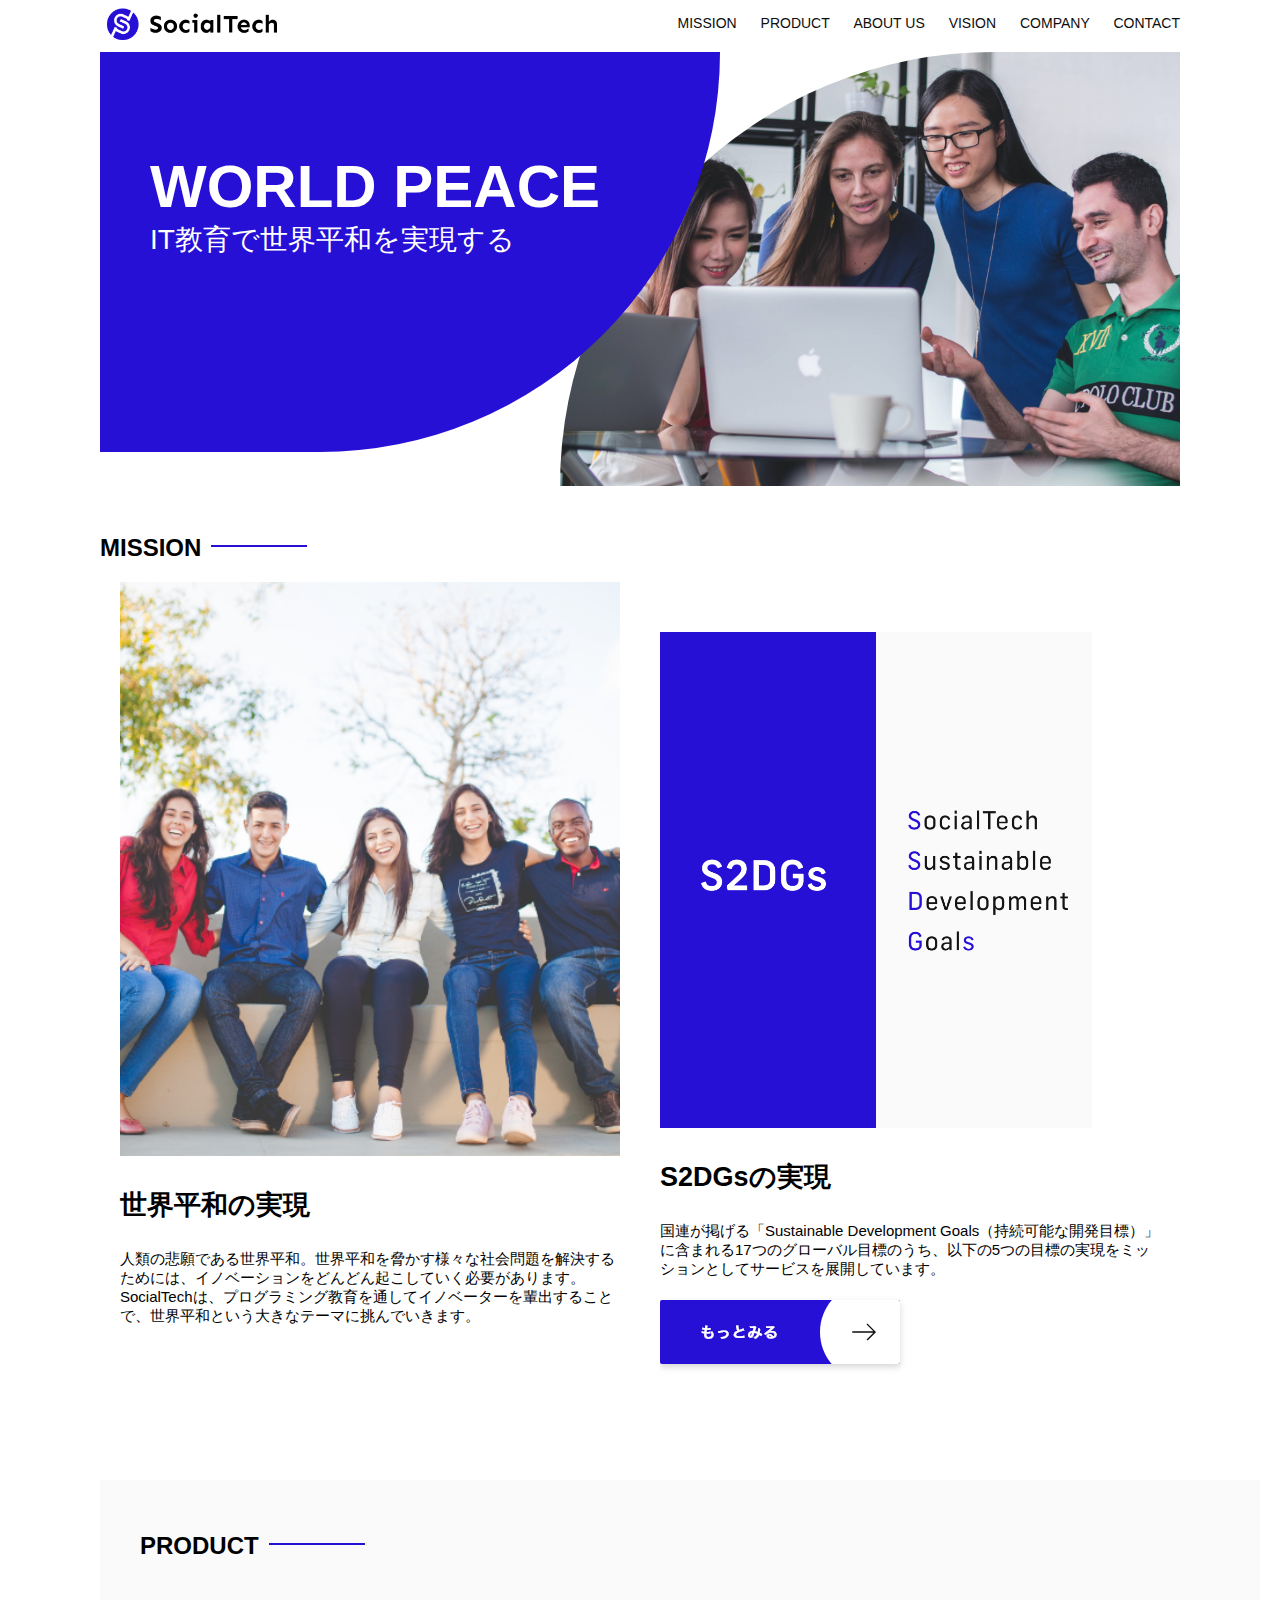
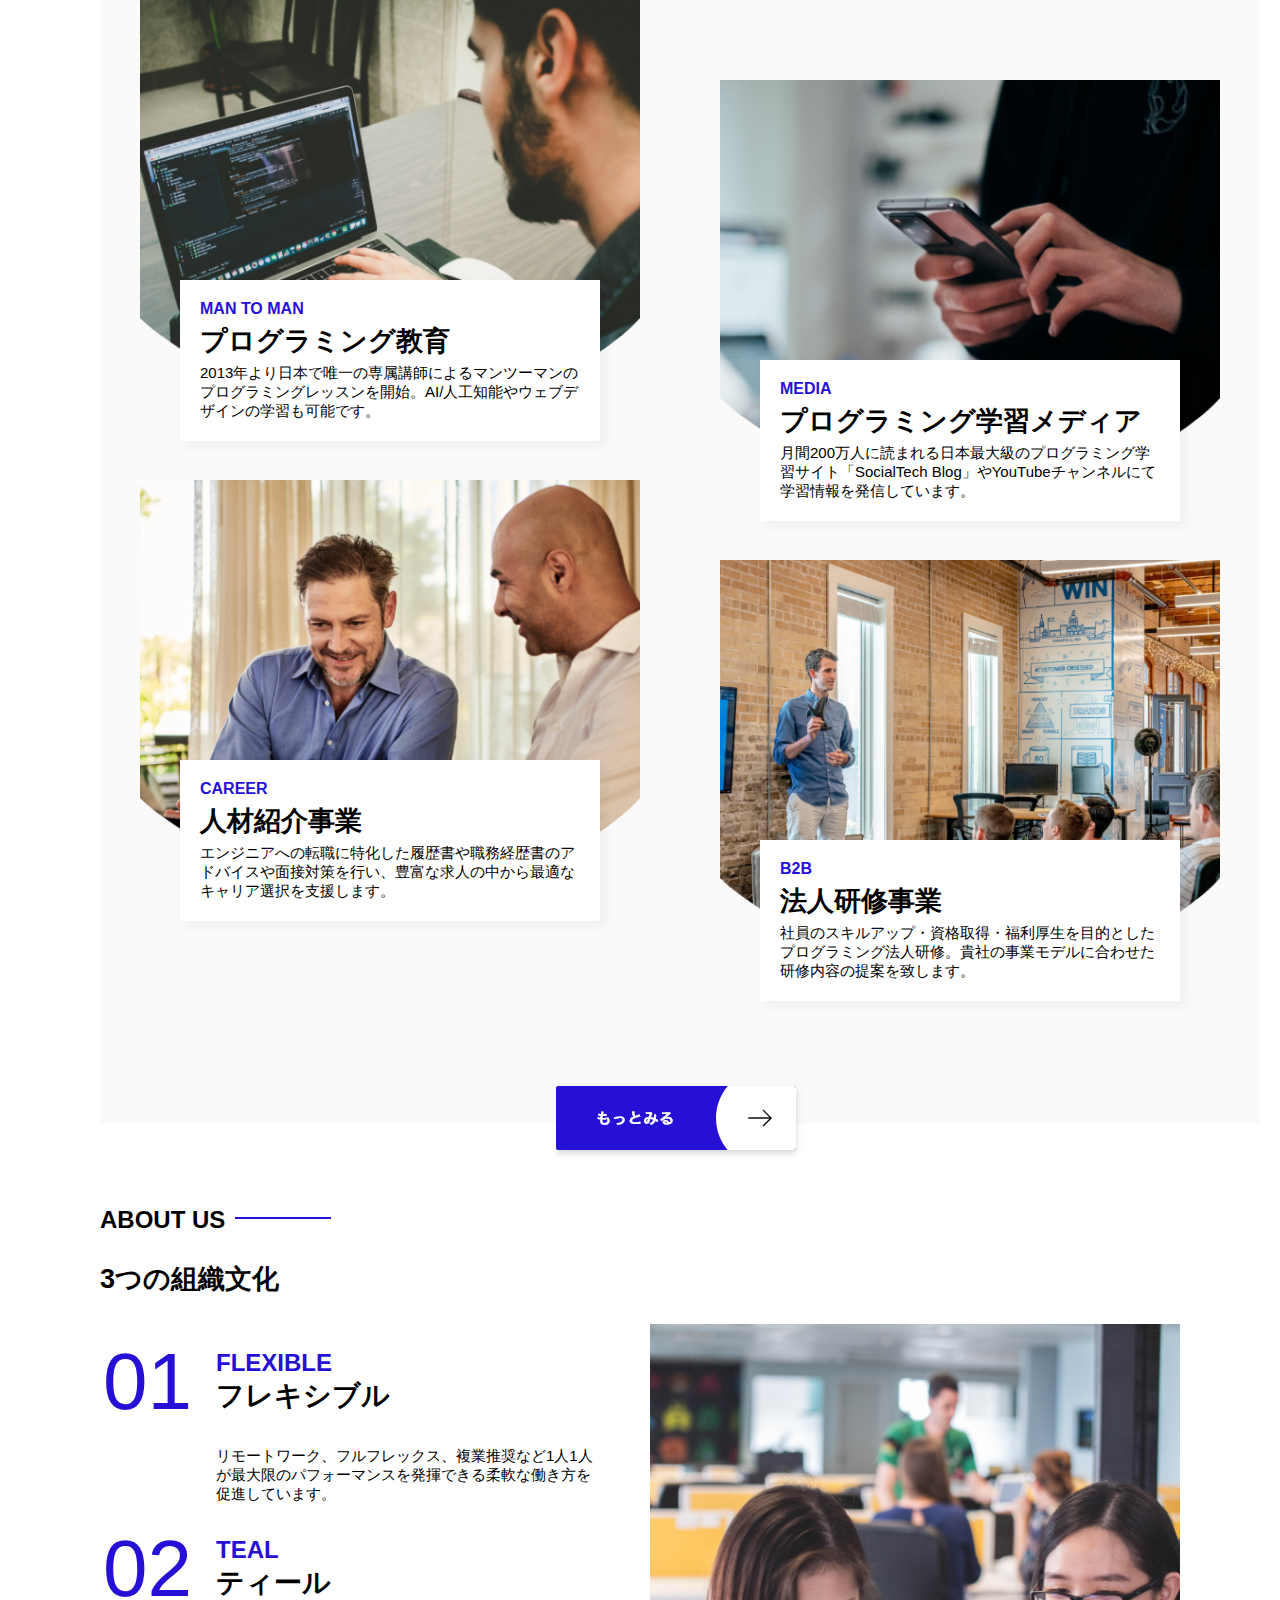
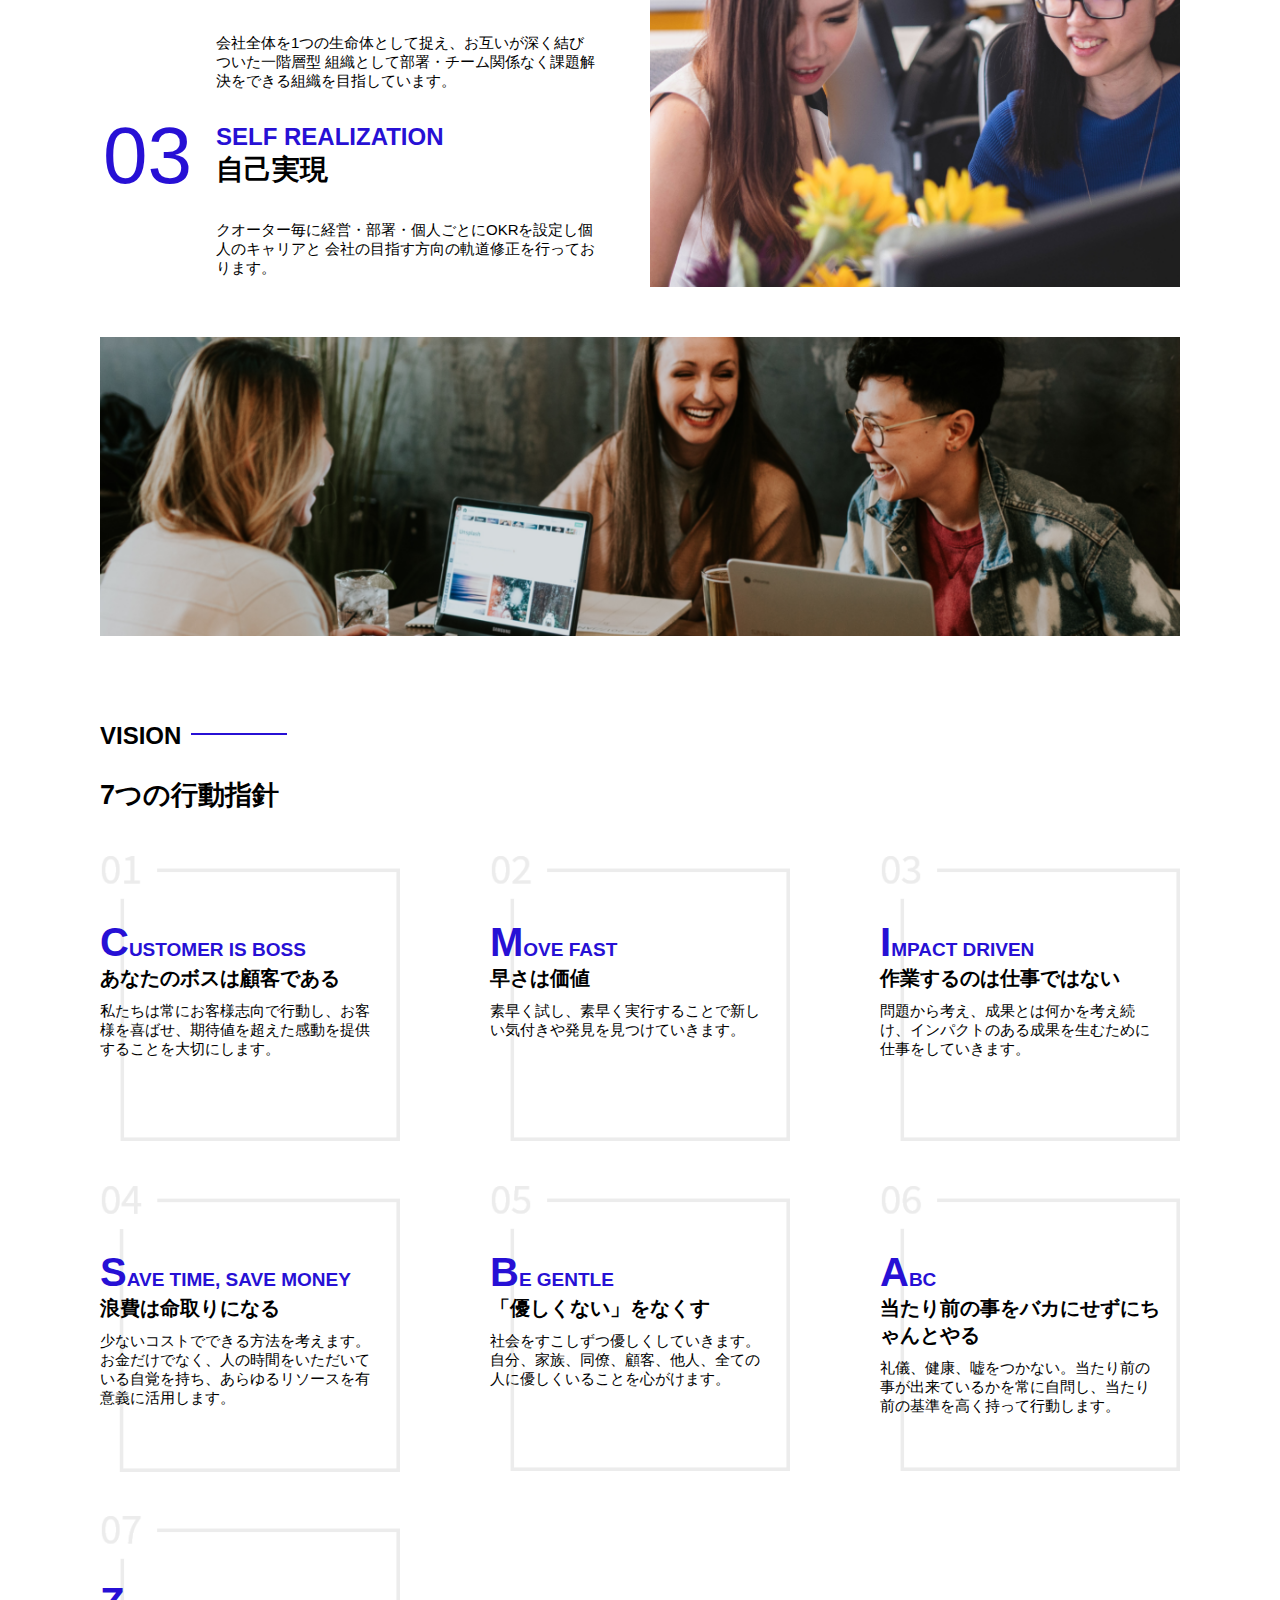
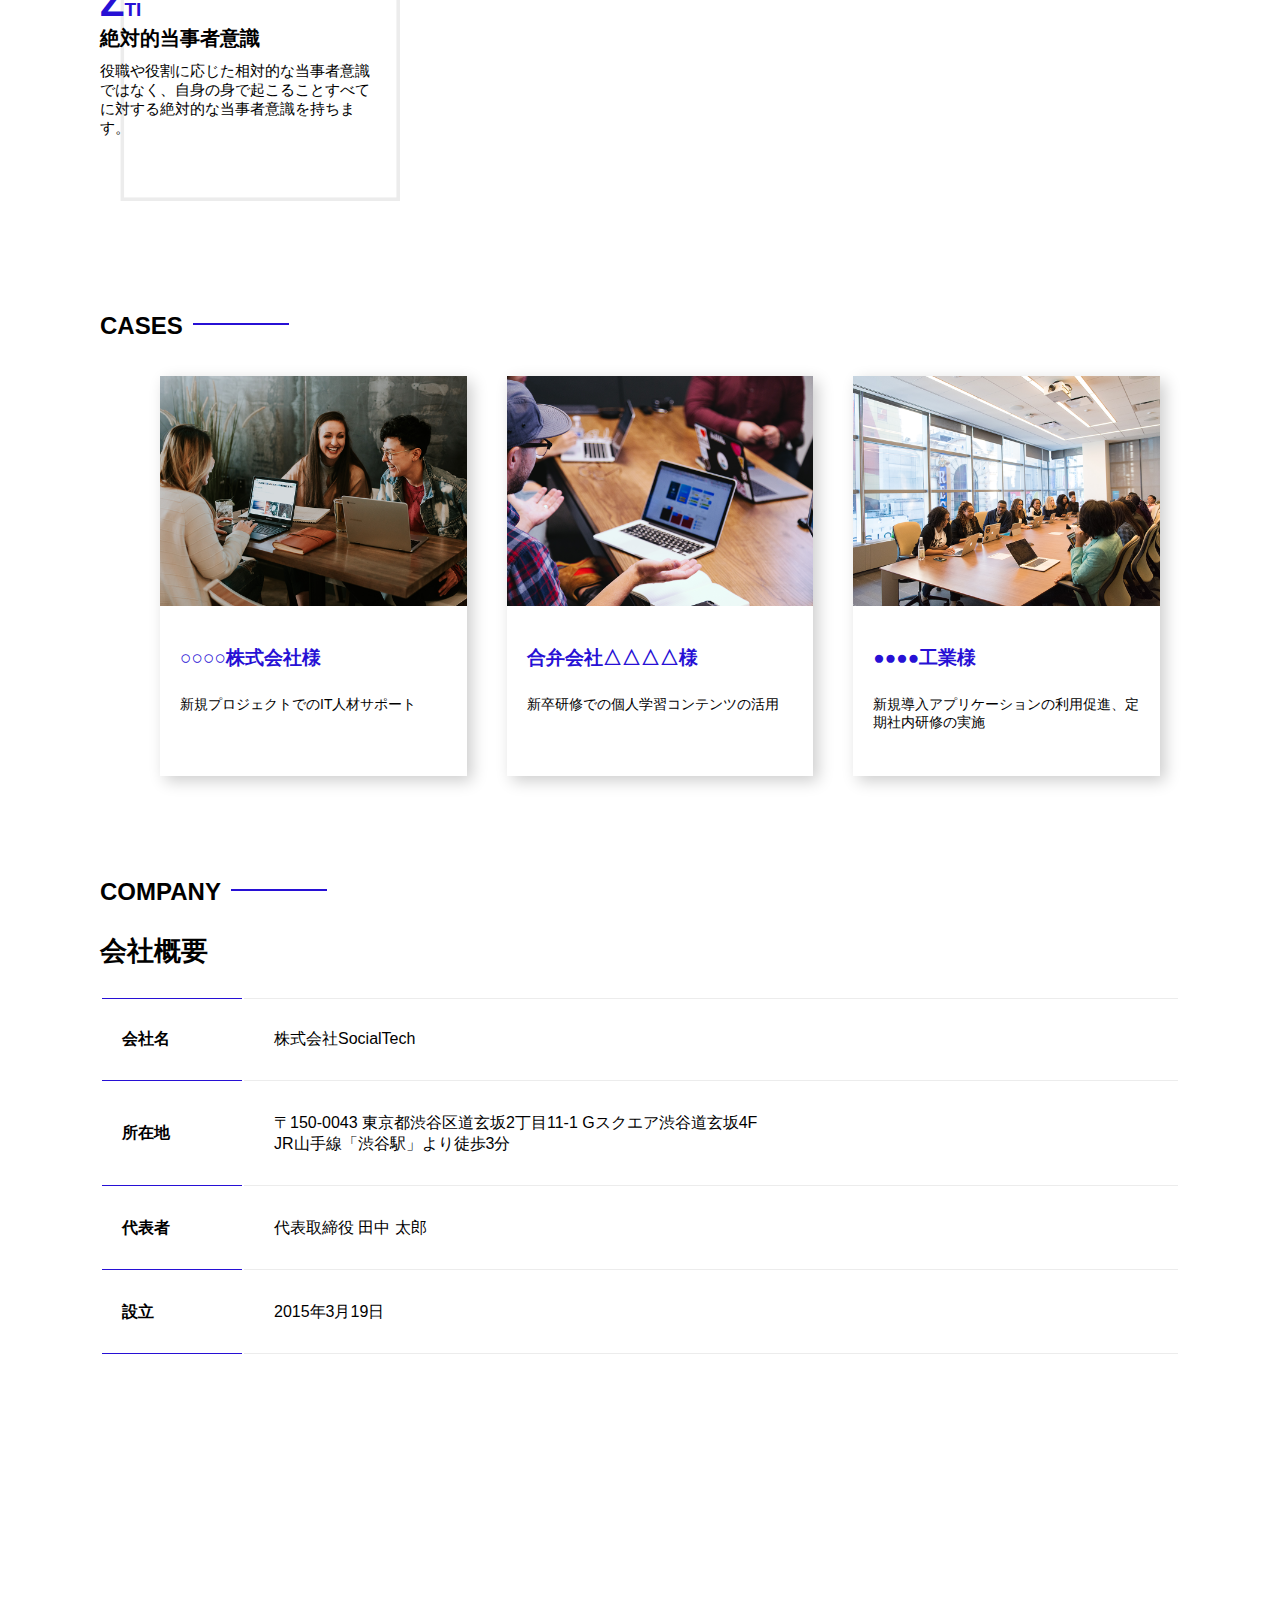
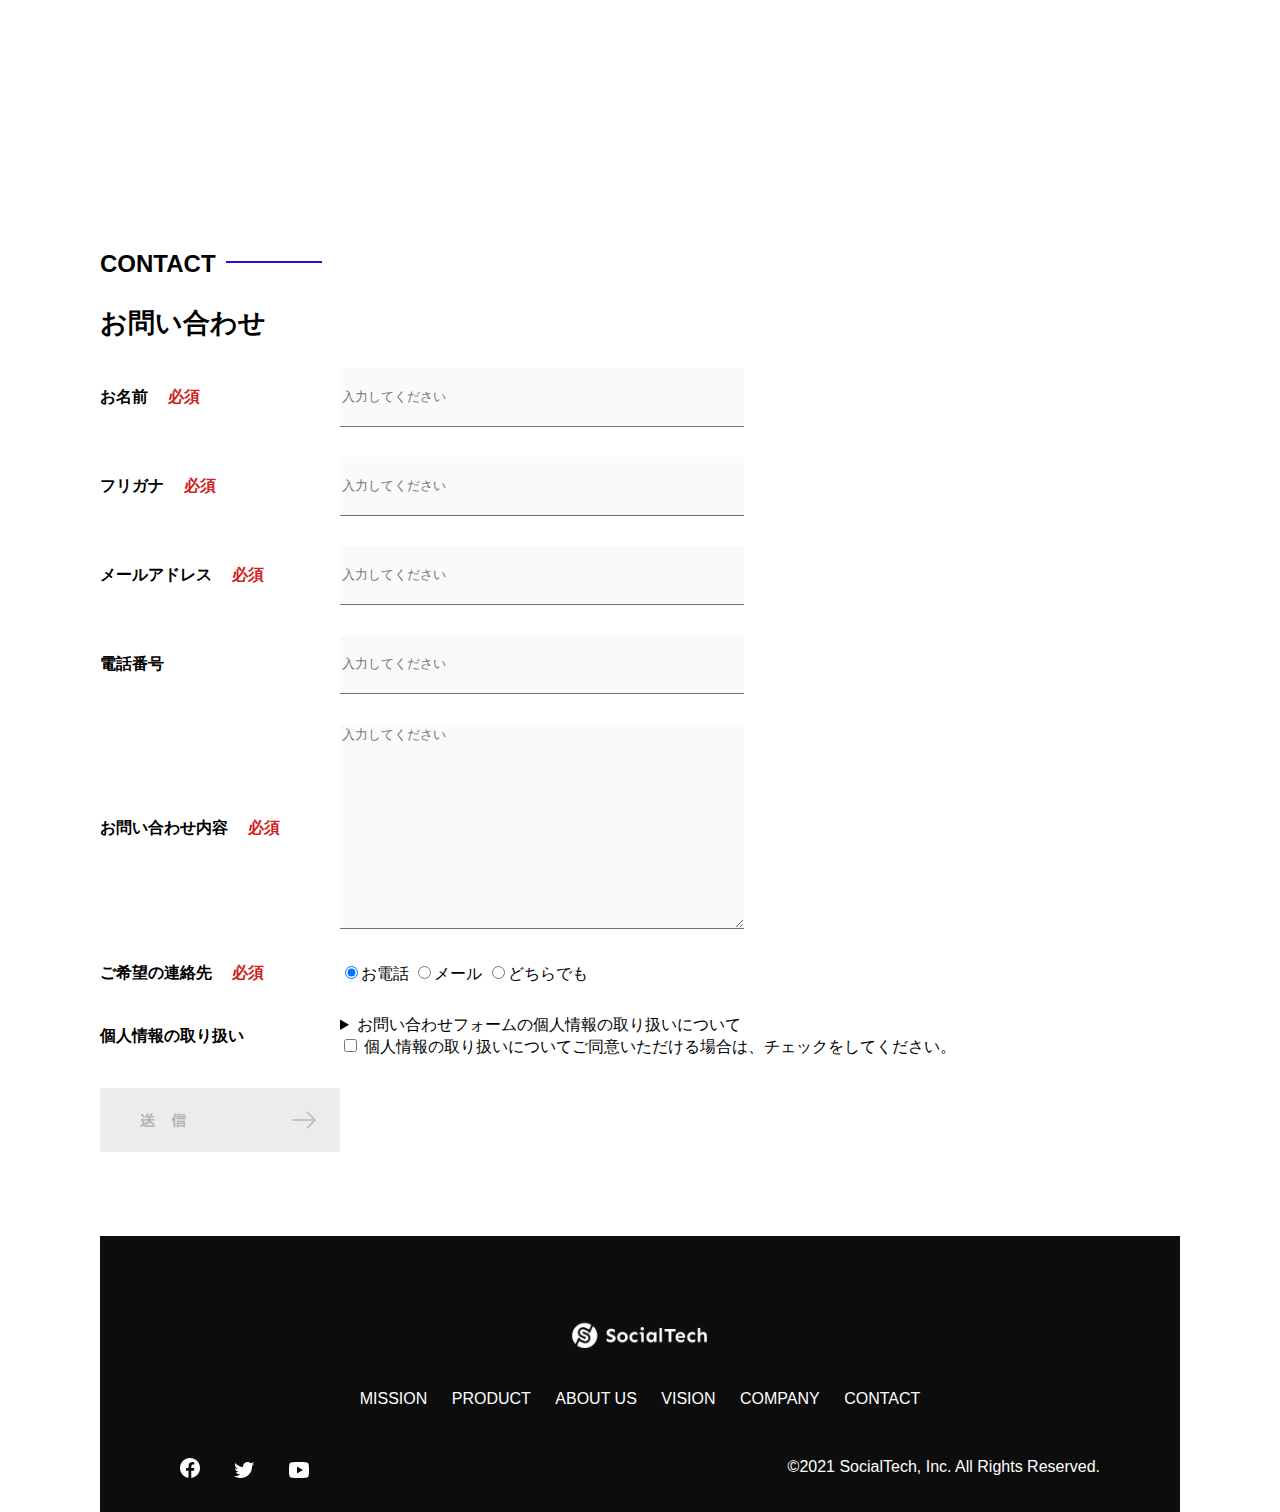
<file: kadai_012/index.html>
<!DOCTYPE html>
<html>
  <head>
    <title>SocialTech</title>
    <meta charset="UTF-8" />
    <meta
      name="description"
      content="SocialTechはEdTech業界のリーディングカンパニーを目指します。"
    />
    <meta name="viewport" content="width=device-width, initial-scale=1.0" />
    <link rel="stylesheet" href="style.css" />
  </head>
  <body>
    <!-- ヘッダー -->
    <header>
      <!-- ロゴ -->
      <a href="index.html" id="logo"
        ><img src="images/logo.png" alt="トップページに戻る"
      /></a>

      <!-- PC用ナビゲーション -->
      <nav id="nav-pc">
        <a href="mission.html">MISSION</a>
        <a href="product.html">PRODUCT</a>
        <a href="index.html#aboutus">ABOUT US</a>
        <a href="index.html#vision">VISION</a>
        <a href="index.html#company">COMPANY</a>
        <a href="index.html#contact">CONTACT</a>
      </nav>
    </header>
    <main>
      <article>
        <!-- メインビジュアル -->
        <section id="main-visual">
          <div id="main-message">
            <h1>WORLD PEACE</h1>
            <p>IT教育で世界平和を実現する</p>
          </div>
          <img
            src="images/index/index-main.png"
            alt="PCの周りに集まる多国籍の仲間たち"
          />
        </section>
        <!--ミッション-->
        <section id="mission">
          <h2 class="index-h2">MISSION</h2>
          <div id="mission-flex">
            <div>
              <img
                id="mission-photo"
                src="images/index/index-mission.png"
                alt="屋外のベンチで写真を撮影する多国籍の仲間たち"
              />
              <h3>世界平和の実現</h3>
              <p>
                人類の悲願である世界平和。世界平和を脅かす様々な社会問題を解決するためには、イノベーションをどんどん起こしていく必要があります。SocialTechは、プログラミング教育を通してイノベーターを輩出することで、世界平和という大きなテーマに挑んでいきます。
              </p>
            </div>
            <div>
              <img id="s2dgs" src="images/index/s2dgs.png" alt="S2DGs" />
              <h3>S2DGsの実現</h3>
              <p>
                国連が掲げる「Sustainable Development
                Goals（持続可能な開発目標）」に含まれる17つのグローバル目標のうち、以下の5つの目標の実現をミッションとしてサービスを展開しています。
              </p>
              <a href="mission.html">
                <img src="images/button-more.png" alt="もっとみる" />
              </a>
            </div>
          </div>
        </section>
        <!-- プロダクト -->
        <section id="product">
          <h2 class="index-h2">PRODUCT</h2>
          <div>
            <div id="product-left">
              <div>
                <img
                  class="product-photo"
                  src="images/index/index-mantoman.png"
                  alt="PCでコードを書く男性"
                />
                <div class="product-explain">
                  <span>MAN TO MAN</span>
                  <h3>プログラミング教育</h3>
                  <p>
                    2013年より日本で唯一の専属講師によるマンツーマンのプログラミングレッスンを開始。AI/人工知能やウェブデザインの学習も可能です。
                  </p>
                </div>
              </div>
              <div>
                <img
                  class="product-photo"
                  src="images/index/index-career.png"
                  alt="笑顔で話し合う2人の男性"
                />
                <div class="product-explain">
                  <span>CAREER</span>
                  <h3>人材紹介事業</h3>
                  <p>
                    エンジニアへの転職に特化した履歴書や職務経歴書のアドバイスや面接対策を行い、豊富な求人の中から最適なキャリア選択を支援します。
                  </p>
                </div>
              </div>
            </div>
            <div id="product-right">
              <div>
                <img
                  class="product-photo"
                  src="images/index/index-media.png"
                  alt="スマートフォンを操作する人"
                />
                <div class="product-explain">
                  <span>MEDIA</span>
                  <h3>プログラミング学習メディア</h3>
                  <p>
                    月間200万人に読まれる日本最大級のプログラミング学習サイト「SocialTech
                    Blog」やYouTubeチャンネルにて学習情報を発信しています。
                  </p>
                </div>
              </div>
              <div>
                <img
                  class="product-photo"
                  src="images/index/index-b2b.png"
                  alt="講演中の男性とそれを聴く人々"
                />
                <div class="product-explain">
                  <span>B2B</span>
                  <h3>法人研修事業</h3>
                  <p>
                    社員のスキルアップ・資格取得・福利厚生を目的としたプログラミング法人研修。貴社の事業モデルに合わせた研修内容の提案を致します。
                  </p>
                </div>
              </div>
            </div>
          </div>
          <div>
            <a id="product-more" href="product.html">
              <img src="images/button-more.png" alt="もっとみる" />
            </a>
          </div>
        </section>
        <!---ABOUT US-->
        <section id="aboutus">
          <h2 class="index-h2">ABOUT US</h2>
          <h3>3つの組織文化</h3>
          <div>
            <table class="culture-table">
              <tr>
                <td>
                  <span class="culture-num">01</span>
                </td>
                <td>
                  <span class="culture-en">FLEXIBLE</span>
                  <span class="culture-jp">フレキシブル</span>
                </td>
              </tr>
              <tr>
                <td>
                  <!--空のセル-->
                </td>
                <td>
                  <p class="culture-description">
                    リモートワーク、フルフレックス、複業推奨など1人1人が最大限のパフォーマンスを発揮できる柔軟な働き方を促進しています。
                  </p>
                </td>
              </tr>
              <tr>
                <td>
                  <span class="culture-num">02</span>
                </td>
                <td>
                  <span class="culture-en">TEAL</span>
                  <span class="culture-jp">ティール</span>
                </td>
              </tr>
              <tr>
                <td>
                  <!--空のセル-->
                </td>
                <td>
                  <p class="culture-description">
                    会社全体を1つの生命体として捉え、お互いが深く結びついた一階層型
                    組織として部署・チーム関係なく課題解決をできる組織を目指しています。
                  </p>
                </td>
              </tr>
              <tr>
                <td>
                  <span class="culture-num">03</span>
                </td>
                <td>
                  <span class="culture-en">SELF REALIZATION</span>
                  <span class="culture-jp">自己実現</span>
                </td>
              </tr>
              <tr>
                <td>
                  <!--空のセル-->
                </td>
                <td>
                  <p class="culture-description">
                    クオーター毎に経営・部署・個人ごとにOKRを設定し個人のキャリアと
                    会社の目指す方向の軌道修正を行っております。
                  </p>
                </td>
              </tr>
            </table>
            <img
              class="culture-img"
              src="images/index/index-aboutus1.png"
              alt="笑顔で話し合う2人の女性"
            />
          </div>
          <img
            class="culture-img2"
            src="images/index/index-aboutus2.png"
            alt="笑顔で話し合う3人の男女"
          />
        </section>
        <!-- VISION -->
        <section id="vision">
          <h2 class="index-h2">VISION</h2>
          <h3>7つの行動指針</h3>
          <div>
            <div class="vision-box">
              <img src="images/index/vision-01.png" alt="01" />
              <span>
                <h4>CUSTOMER IS BOSS</h4>
                <h5>あなたのボスは顧客である</h5>
                <p>
                  私たちは常にお客様志向で行動し、お客様を喜ばせ、期待値を超えた感動を提供することを大切にします。
                </p>
              </span>
            </div>
            <div class="vision-box">
              <img src="images/index/vision-02.png" alt="02" />
              <span>
                <h4>MOVE FAST</h4>
                <h5>早さは価値</h5>
                <p>
                  素早く試し、素早く実行することで新しい気付きや発見を見つけていきます。
                </p>
              </span>
            </div>
            <div class="vision-box">
              <img src="images/index/vision-03.png" alt="03" />
              <span>
                <h4>IMPACT DRIVEN</h4>
                <h5>作業するのは仕事ではない</h5>
                <p>
                  問題から考え、成果とは何かを考え続け、インパクトのある成果を生むために仕事をしていきます。
                </p>
              </span>
            </div>
            <div class="vision-box">
              <img src="images/index/vision-04.png" alt="04" />
              <span>
                <h4>SAVE TIME, SAVE MONEY</h4>
                <h5>浪費は命取りになる</h5>
                <p>
                  少ないコストでできる方法を考えます。お金だけでなく、人の時間をいただいている自覚を持ち、あらゆるリソースを有意義に活用します。
                </p>
              </span>
            </div>
            <div class="vision-box">
              <img src="images/index/vision-05.png" alt="05" />
              <span>
                <h4>BE GENTLE</h4>
                <h5>「優しくない」をなくす</h5>
                <p>
                  社会をすこしずつ優しくしていきます。自分、家族、同僚、顧客、他人、全ての人に優しくいることを心がけます。
                </p>
              </span>
            </div>
            <div class="vision-box">
              <img src="images/index/vision-06.png" alt="06" />
              <span>
                <h4>ABC</h4>
                <h5>当たり前の事をバカにせずにちゃんとやる</h5>
                <p>
                  礼儀、健康、嘘をつかない。当たり前の事が出来ているかを常に自問し、当たり前の基準を高く持って行動します。
                </p>
              </span>
            </div>
            <div class="vision-box">
              <img src="images/index/vision-07.png" alt="07" />
              <span>
                <h4>ZTI</h4>
                <h5>絶対的当事者意識</h5>
                <p>
                  役職や役割に応じた相対的な当事者意識ではなく、自身の身で起こることすべてに対する絶対的な当事者意識を持ちます。
                </p>
              </span>
            </div>
          </div>
        </section>
        <!-- CASES -->
        <section id="cases">
          <h2 class="index-h2">CASES</h2>
          <ul>
            <li class="case-card">
              <img src="images/index/case-1.png" class="case-img" alt="仲良く語り合う3人">
              <div class="case-info">
                <h4 class="case-name">○○○○株式会社様</h4>
                <p class="case-content">新規プロジェクトでのIT人材サポート</p>
              </div>
            </li>
            <li class="case-card">
              <img src="images/index/case-2.png" class="case-img" alt="PCでコンテンツを見る">
              <div class="case-info">
                <h4 class="case-name">合弁会社△△△△様</h4>
                <p class="case-content">新卒研修での個人学習コンテンツの活用</p>
              </div>
            </li>
            <li class="case-card">
              <img src="images/index/case-3.png" class="case-img" alt="社内研修中の会議室">
              <div class="case-info">
                <h4 class="case-name">●●●●工業様</h4>
                <p class="case-content">新規導入アプリケーションの利用促進、定期社内研修の実施</p>
              </div>
            </li>
          </ul>
        </section>

        <!-- COMPANY -->
        <section id="company">
          <h2 class="index-h2">COMPANY</h2>
          <h3>会社概要</h3>
          <table id="company-table">
            <tr>
              <th class="tableheader-first">会社名</th>
              <td class="cell-first">株式会社SocialTech</td>
            </tr>
            <tr>
              <th class="tableheader">所在地</th>
              <td class="cell">
                〒150-0043 東京都渋谷区道玄坂2丁目11-1 Gスクエア渋谷道玄坂4F<br />JR山手線「渋谷駅」より徒歩3分
              </td>
            </tr>
            <tr>
              <th class="tableheader">代表者</th>
              <td class="cell">代表取締役 田中 太郎</td>
            </tr>
            <tr>
              <th class="tableheader">設立</th>
              <td class="cell">2015年3月19日</td>
            </tr>
          </table>
          <iframe
            src="https://www.google.com/maps/embed?pb=!1m18!1m12!1m3!1d3241.7759544892483!2d139.69399665123464!3d35.65789123876098!2m3!1f0!2f0!3f0!3m2!1i1024!2i768!4f13.1!3m3!1m2!1s0x60188caa0042e8d1%3A0xba130bea826a7aa2!2z44CSMTUwLTAwNDMg5p2x5Lqs6YO95riL6LC35Yy66YGT546E5Z2C77yS5LiB55uu77yR77yR4oiS77yR!5e0!3m2!1sja!2sjp!4v1636872991912!5m2!1sja!2sjp"
            style="border: 0"
            allowfullscreen=""
            loading="lazy"
          >
          </iframe>
        </section>
        <!-- お問い合わせフォーム -->
        <section id="contact">
          <h2 class="index-h2">CONTACT</h2>
          <h3>お問い合わせ</h3>
          <form>
            <div>
              <div class="contact-heading">
                <label class="contact-label"
                  >お名前<span class="contact-span">必須</span></label
                >
              </div>
              <div class="contact-form">
                <input
                  type="text"
                  name="name"
                  placeholder="入力してください"
                  class="contact-textbox"
                />
              </div>
            </div>
            <div>
              <div class="contact-heading">
                <label class="contact-label"
                  >フリガナ<span class="contact-span">必須</span></label
                >
              </div>
              <div>
                <input
                  type="text"
                  name="hurigana"
                  placeholder="入力してください"
                  class="contact-textbox"
                />
              </div>
            </div>
            <div>
              <div class="contact-heading">
                <label class="contact-label"
                  >メールアドレス<span class="contact-span">必須</span></label
                >
              </div>
              <div>
                <input
                  type="text"
                  name="email"
                  placeholder="入力してください"
                  class="contact-textbox"
                />
              </div>
            </div>
            <div>
              <div class="contact-heading">
                <label class="contact-label">電話番号</label>
              </div>
              <div>
                <input
                  type="text"
                  name="tel"
                  placeholder="入力してください"
                  class="contact-textbox"
                />
              </div>
            </div>
            <div>
              <div class="contact-heading">
                <label class="contact-label"
                  >お問い合わせ内容<span class="contact-span">必須</span></label
                >
              </div>
              <div>
                <textarea
                  class="contact-textarea"
                  placeholder="入力してください"
                  name="message"
                ></textarea>
              </div>
            </div>
            <div>
              <div class="contact-heading">
                <label class="contact-label"
                  >ご希望の連絡先<span class="contact-span">必須</span></label
                >
              </div>
              <div>
                <input
                  class="radiobutton"
                  type="radio"
                  value="tel"
                  name="contact"
                  checked
                /><label>お電話</label>
                <input
                  class="radiobutton"
                  type="radio"
                  value="mail"
                  name="contact"
                /><label>メール</label>
                <input
                  class="radiobutton"
                  type="radio"
                  value="both"
                  name="contact"
                /><label>どちらでも</label>
              </div>
            </div>
            <div>
              <div class="contact-heading">
                <label class="contact-label">個人情報の取り扱い</label>
              </div>
              <div>
                <details>
                  <summary>
                    お問い合わせフォームの個人情報の取り扱いについて
                  </summary>
                  <div>
                    <span>１．組織の名称又は氏名</span><br />
                    株式会社SocialTech<br /><br />
                    <span
                      >２．個人情報保護管理者（若しくはその代理人）の氏名又は職名、所属及び連絡先
                      鈴木 一郎 コーポレート部</span
                    ><br />
                    メールアドレス：support@socialtech.net<br />
                    TEL：03-xxxx-xxxx<br />
                    <span>３．個人情報の利用目的</span><br />
                    ・本サービス及び本サービスに関連する情報の提供又はそれらに関する連絡のため<br />
                    ・ユーザーの本人確認のため<br />
                    ・当社サービスのご案内のため<br />
                    ・当社の商品等の広告または宣伝（電子メールによるものを含むものとします。）<br /><br />
                    <span>４．個人情報の取り扱い業務の委託</span><br />
                    個人情報の取扱業務の全部または一部を外部に業務委託する場合があります。<br />
                    その際、弊社は、個人情報を適切に保護できる管理体制を敷き実行していることを条件として<br />
                    委託先を厳選したうえで、機密保持契約を委託先と締結し、お客様の個人情報を厳密に管理させます。<br /><br />
                    <span>５．個人情報の開示等の請求</span><br />
                    お客様は、弊社に対してご自身の個人情報の開示等（利用目的の通知、開示、内容の訂正・追加・削除、利用の停止または消去、第三者への提供の停止）に関して、当社問合わせ窓口に申し出ることができます。<br />
                    その際、弊社はお客様ご本人を確認させていただいたうえで、合理的な期間内に対応いたします。<br /><br />
                    なお、個人情報に関する弊社問合わせ先は、次の通りです。<br /><br />
                    株式会社SocialTech　個人情報問合せ窓口<br />
                    〒150-0043　東京都渋谷区道玄坂2丁目11-1 Ｇスクエア渋谷道玄坂
                    4F<br />
                    メールアドレス：support@socialtech.net　TEL：03-xxxx-xxxx<br /><br />
                    <span>６．個人情報を提供されることの任意性について</span
                    ><br /><br />
                    お客様がご自身の個人情報を弊社に提供されるか否かは、お客様のご判断によりますが、もしご提供されない場合には、適切なサービスが提供できない場合がありますので予めご了承ください。
                  </div>
                </details>
                <input type="checkbox" name="agree" />
                <span
                  >個人情報の取り扱いについてご同意いただける場合は、チェックをしてください。</span
                >
              </div>
            </div>
            <input
              type="image"
              value="Submit"
              src="images/button-submit.png"
              alt="送信する"
            />
          </form>
        </section>
      </article>
      <footer>
        <div id="footer-logo">
          <img src="images/logo-sp.png" alt="SocialTech" />
        </div>
        <div id="footer-link">
          <a href="mission.html">MISSION</a>
          <a href="product.html">PRODUCT</a>
          <a href="index.html#aboutus">ABOUT US</a>
          <a href="index.html#vision">VISION</a>
          <a href="index.html#company">COMPANY</a>
          <a href="index.html#contact">CONTACT</a>
        </div>
        <div id="sns-footer">
          <a href="https://www.facebook.com/sejuku2013"
            ><img src="images/button-facebook.png" alt="Facebookのリンク"
          /></a>
          <a href="https://twitter.com/samuraijuku"
            ><img src="images/button-twitter.png" alt="Twitterのリンク"
          /></a>
          <a href="https://www.youtube.com/channel/UCCFOQO5aDK0xXam4cUQXT8g"
            ><img src="images/button-youtube.png" alt="YouTubeのリンク"
          /></a>
          <span id="copyright"
            >&copy;2021 SocialTech, Inc. All Rights Reserved.
          </span>
        </div>
      </footer>
    </main>
  </body>
</html>
</file>
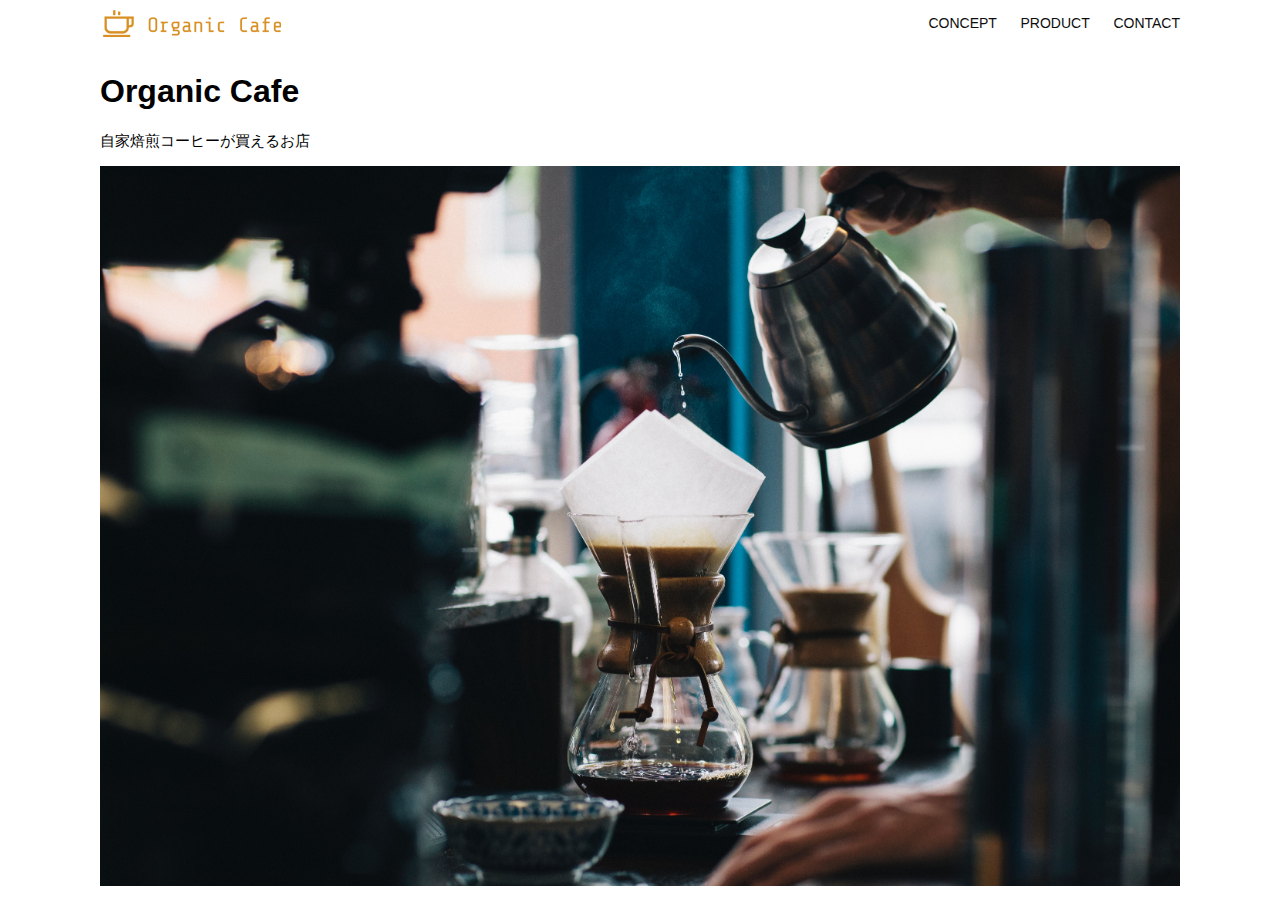
<file: kadai_013/index.html>
<!DOCTYPE html>
<html>
  <head>
    <title>Organic Cafe</title>
    <meta charset="UTF-8" />
    <meta
      name="description"
      content="自家焙煎のコーヒーがお家で楽しめるOrganic Cafe"
    />
    <meta name="viewport" content="width=device-width, initial-scale=1.0" />
    <link rel="stylesheet" href="style.css" />
  </head>
  <body>
    <!-- ヘッダー -->
    <header>
      <!-- ロゴ -->
      <a href="index.html" id="logo"
        ><img src="images/logo.png" alt="トップページに戻る"
      /></a>

      <!-- PC用ナビゲーション -->
      <nav id="nav-pc">
        <a href="index.html#concept">CONCEPT</a>
        <a href="index.html#product">PRODUCT</a>
        <a href="index.html#contact">CONTACT</a>
      </nav>

      <!-- 課題「ハンバーガーメニューを実装しよう」 -->
      <!-- スマホ用メニューボタン -->
      <img id="menu-sp" src="images/button-menu.png" alt="ナビゲーションを開く" onclick="document.getElementById('nav-sp').style.display = 'block'">
      <!-- スマホ用ナビゲーション -->
      <nav id="nav-sp">
        <img id="close" src="images/button-close.png" alt="ナビゲーションを閉じる" onclick="document.getElementById('nav-sp').style.display = 'none'">
        <a id="logo-sp" href="index.html" onclick="document.getElementById('nav-sp').style.display = 'none'"><img src="images/logo-sp.png" alt="トップページに戻る"></a>
        <a class="menu" href="index.html#concept" onclick="document.getElementById('nav-sp').style.display = 'none'">CONCEPT</a>
        <a class="menu" href="index.html#product" onclick="document.getElementById('nav-sp').style.display = 'none'">PRODUCT</a>
        <a class="menu" href="index.html#contact" onclick="document.getElementById('nav-sp').style.display = 'none'">CONTACT</a>
      </nav>
    </header>
    <main>
      <article>
        <!-- メインビジュアル -->
        <section id="main-visual">
          <div id="main-message">
            <h1>Organic Cafe</h1>
            <p>自家焙煎コーヒーが買えるお店</p>
          </div>
          <img
            src="images/main-image.jpg"
            alt="コーヒーをハンドドリップで淹れる画像"
          />
        </section>
      </article>
    </main>
  </body>
</html>
</file>
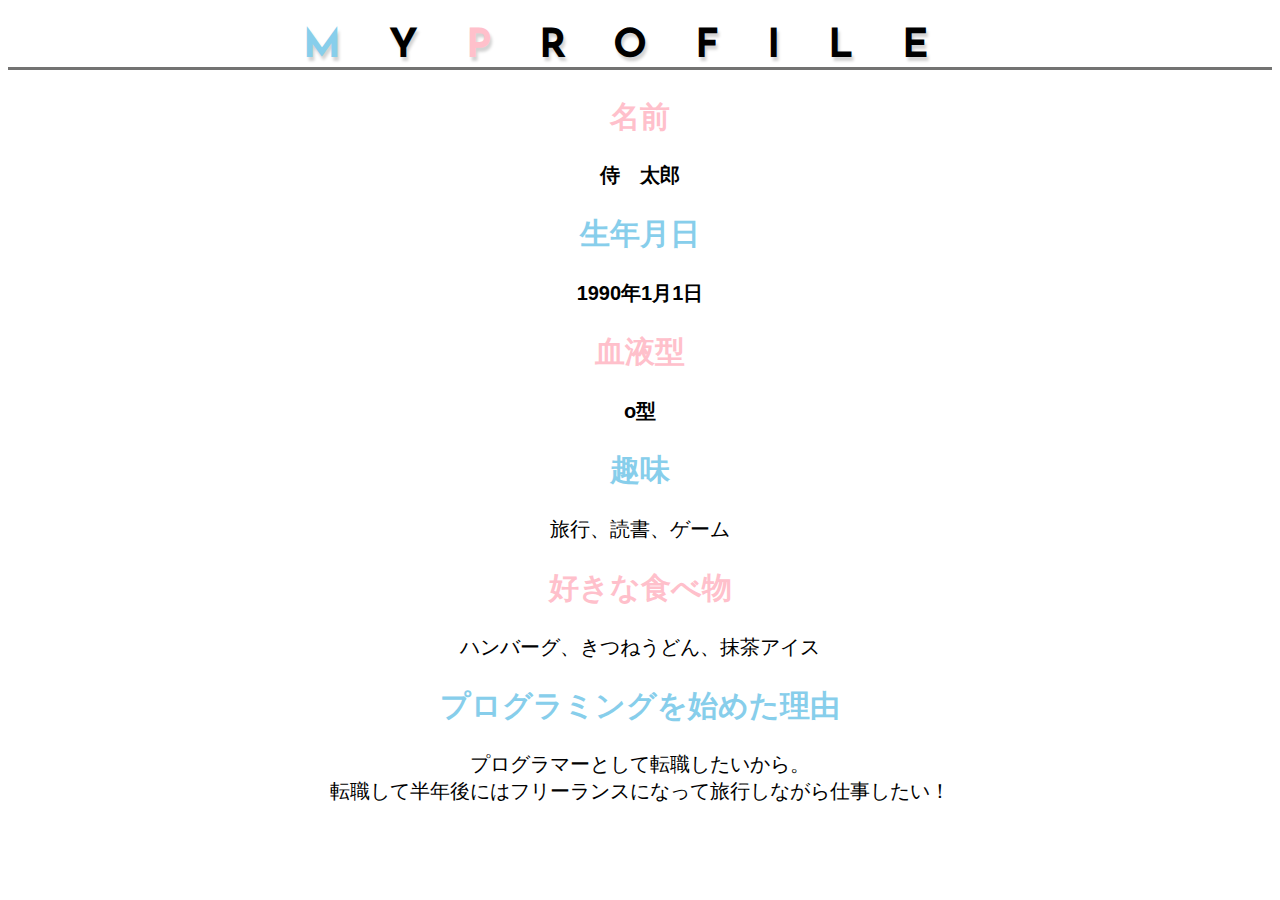
<file: kadai_014/kadai_014.html>
<!DOCTYPE html>
<html>
  <head>
    <title>14章課題</title>
    <meta name="description" content="このページは14章の課題です。">
    <meta charset="utf-8">
    <link rel="stylesheet" href="style.css">
    <link rel="preconnect" href="https://fonts.googleapis.com">
<link rel="preconnect" href="https://fonts.gstatic.com" crossorigin>
<link href="https://fonts.googleapis.com/css2?family=Josefin+Sans&family=Noto+Sans+JP&display=swap" rel="stylesheet">
  </head>
  <body>
    <h1><span class="color1">M</span>Y<span class="color2">P</span>ROFILE</h1>
    <div id="basic">
     <h2><span class="color2">名前</span></h2>
     <p>侍　太郎</p>
     <h2><span class="color1">生年月日</span></h2>
     <p>1990年1月1日</p>
     <h2><span class="color2">血液型</span></h2>
     <p>o型</p>
    </div>
    <h2><span class="color1">趣味</span></h2>
    <p>旅行、読書、ゲーム</p>
    <h2><span class="color2">好きな食べ物</span></h2>
    <p>ハンバーグ、きつねうどん、抹茶アイス</p>
    <h2><span class="color1">プログラミングを始めた理由</span></h2>
    <p>プログラマーとして転職したいから。<br>転職して半年後にはフリーランスになって旅行しながら仕事したい！</p>
  </body>
</html>
</file>
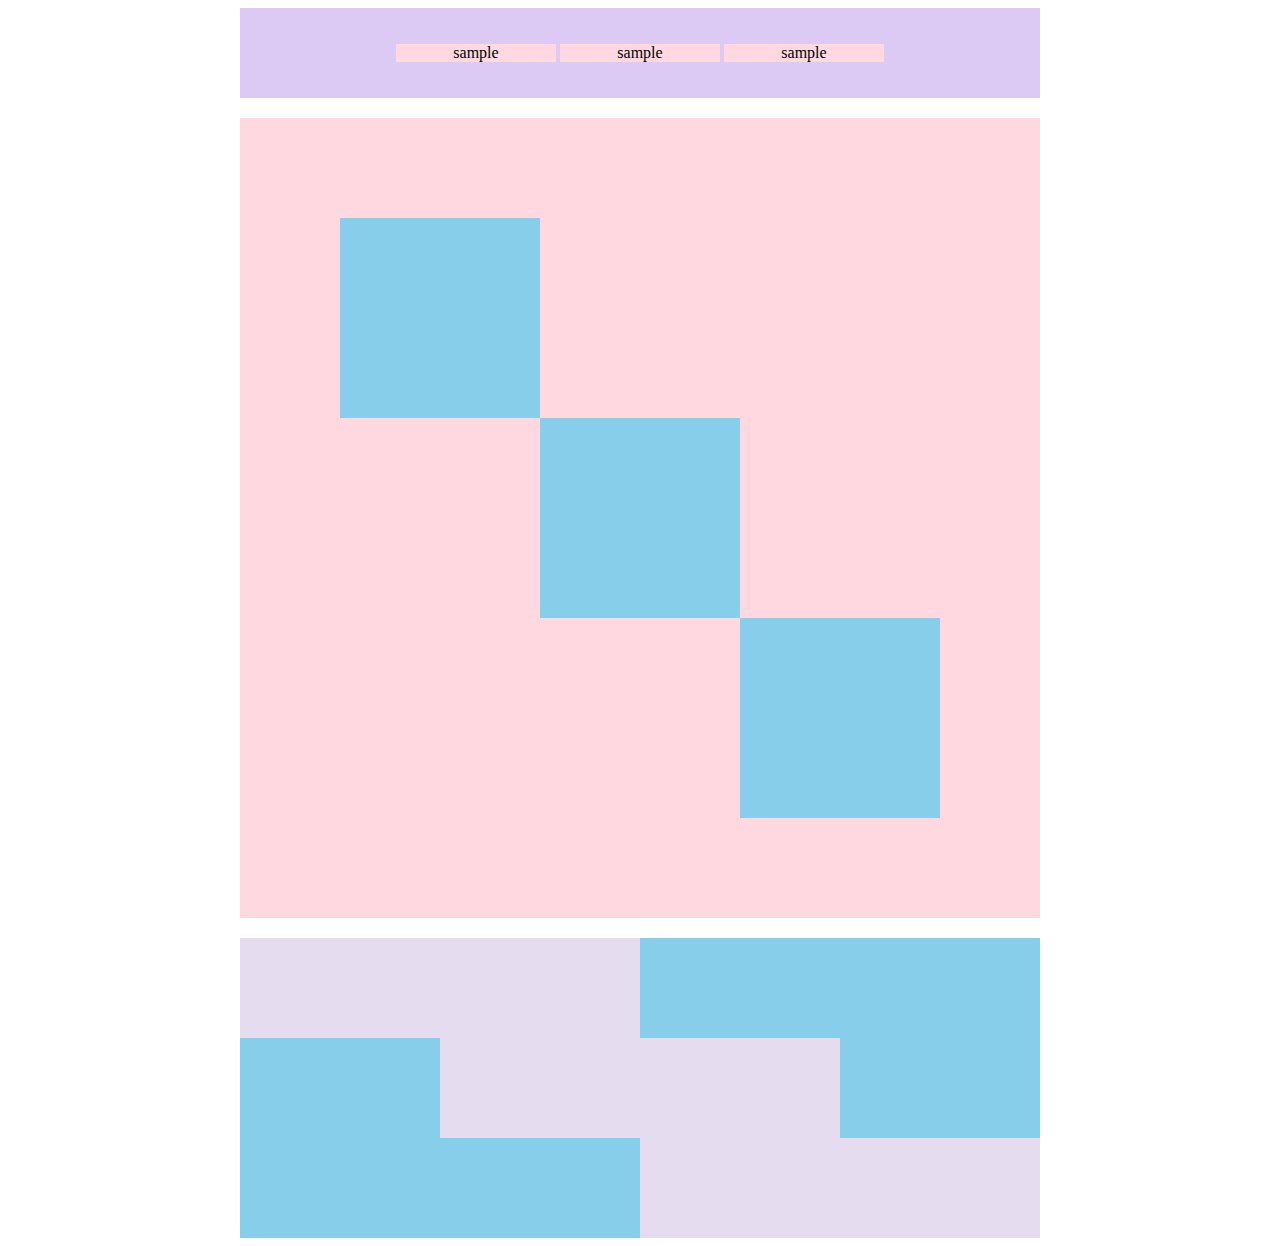
<file: kadai_018/kadai_018.html>
<!DOCTYPE html>
<html>
  <head>
    <title>18章課題</title>
    <meta name="description" content="このページは18章の課題です。">
    <meta charset="utf-8">
    <link rel="stylesheet" href="style.css">
  </head>
  <body>
    <div id="top">
      <p class="top-child">sample</p>
      <p class="top-child">sample</p>
      <p class="top-child">sample</p>
    </div>
    <div id="middle">
      <div id="middle-child01"></div>
      <div id="middle-child02"></div>
      <div id="middle-child03"></div>
    </div>
    <div id="bottom">
      <div id="bottom-child01"></div>
      <div id="bottom-child02"></div>
      <div id="bottom-child03"></div>
    </div>
  </body>
</html>
</file>
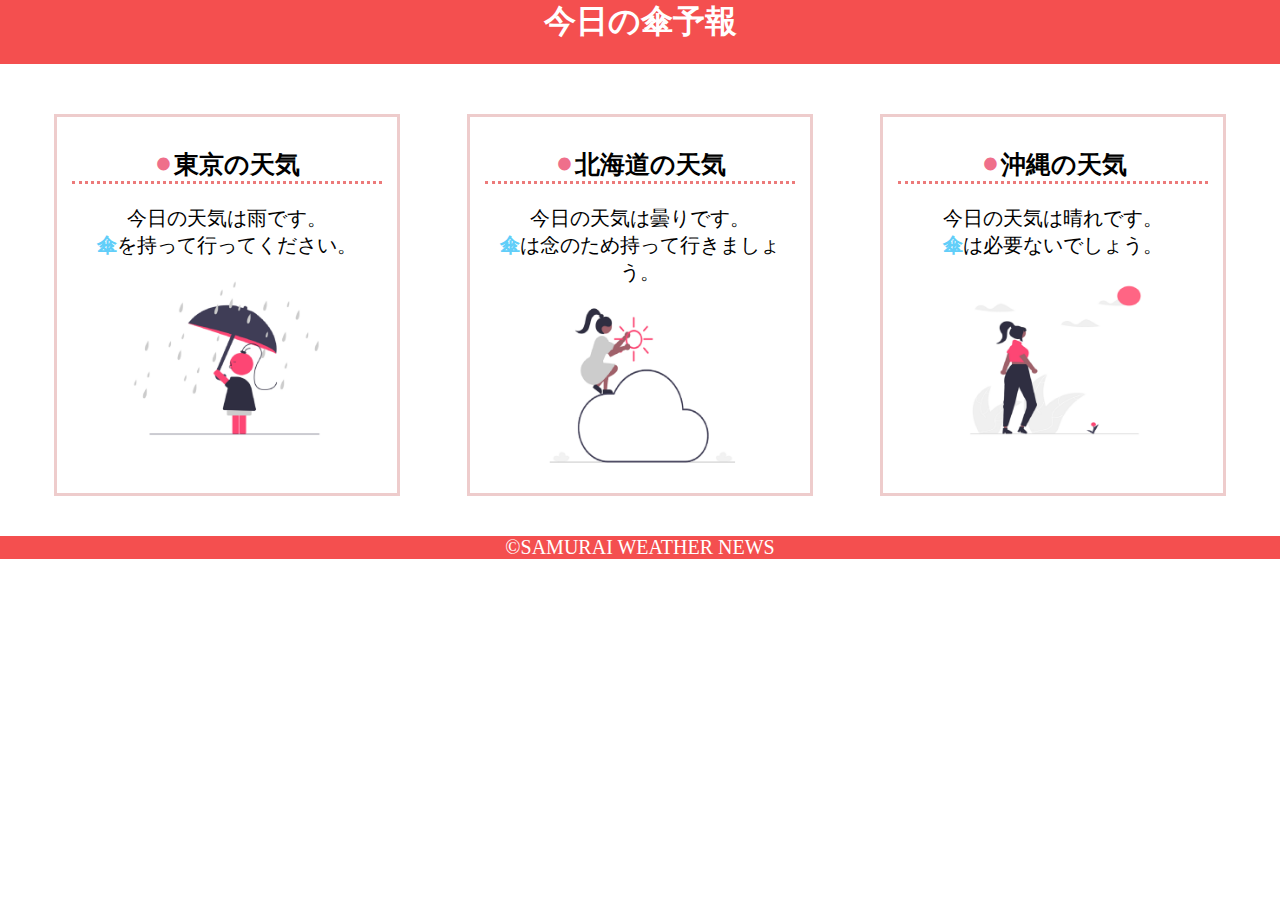
<file: kadai_022/kadai_022.html>
<!DOCTYPE html>
<html>
  <head>
    <title>22章課題</title>
    <meta name="description" content="このページは22章の課題です。">
    <meta charset="utf-8">
    <link rel="stylesheet" href="style.css">
    <meta name="viewport" content="width=device-width, initial-scale=1.0">
  </head>
  <body>
    <header>
      <h1>今日の傘予報</h1>
    </header>
    <main>
      <div id="parent">
        <div class="contents">
          <h2>東京の天気</h2>
          <p>今日の天気は雨です。</p>
          <p>傘を持って行ってください。</p>
          <img src="../kadai_022/images/rainy.png">
        </div>
        <div class="contents">
          <h2>北海道の天気</h2>
          <p>今日の天気は曇りです。</p>
          <p>傘は念のため持って行きましょう。</p>
          <img src="../kadai_022/images/cloudy.png">
        </div>
        <div class="contents">
          <h2>沖縄の天気</h2>
          <p>今日の天気は晴れです。</p>
          <p>傘は必要ないでしょう。</p>
          <img src="../kadai_022/images/sunny.png">
        </div>
    </main>
    <footer>
      <a>&copy;SAMURAI WEATHER NEWS</a>
    </footer>
  </body>
</html>
</file>
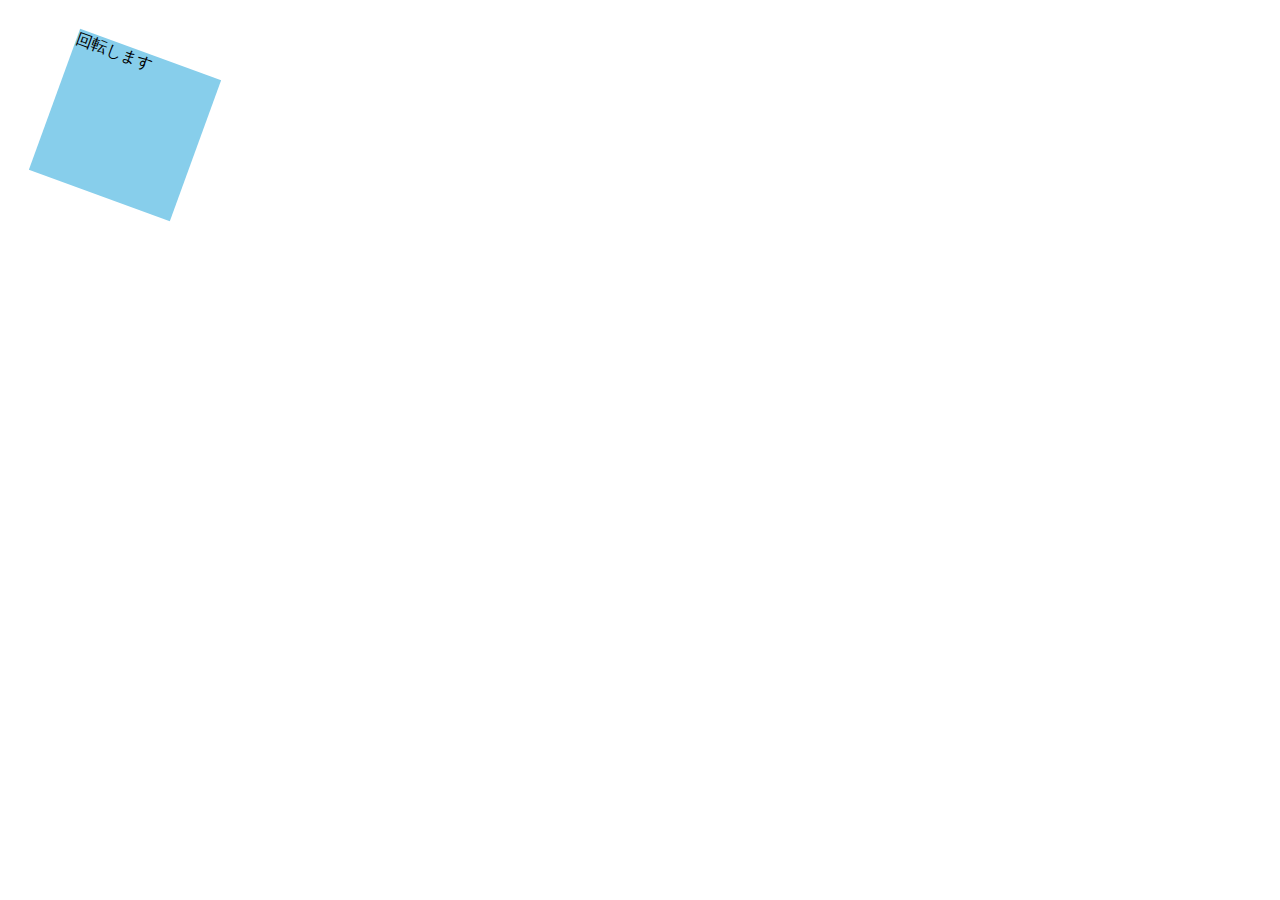
<file: kadai_mdn_css/mdn.html>
<!DOCTYPE html>
<html>

<head>
  <style>
    div{
      position: absolute;
      left: 50px;
      top: 50px;
      width: 150px;
      height: 150px;
      background-color: skyblue;
      transform: rotate(20deg);
    }
  </style>
</head>

<body>
  <div>
    回転します
  </div> 
</body>

</html>
</file>
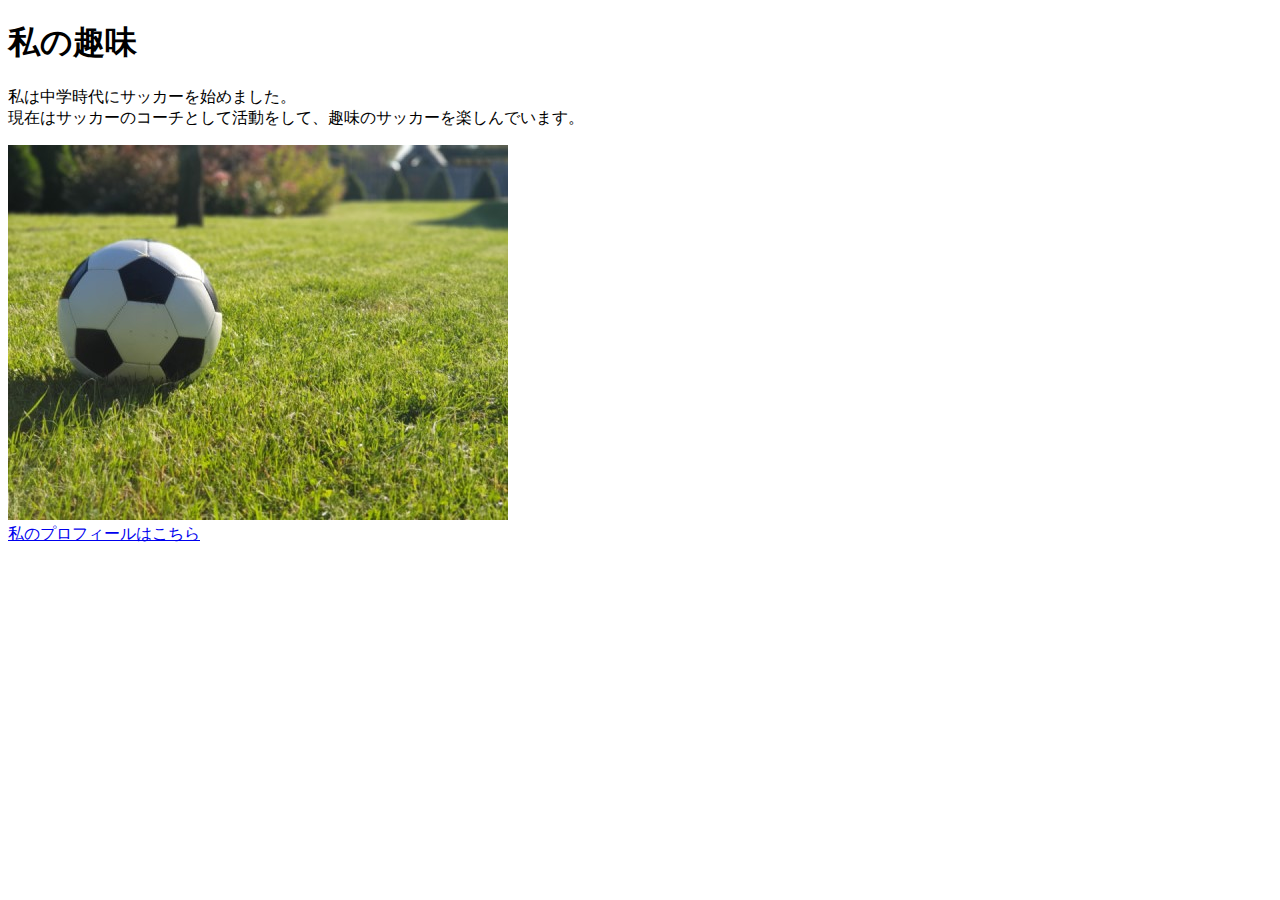
<file: kadai_005/html/kadai_005.html>
<!DOCTYPE html>
<html>
<head>
  <title>5章課題</title>
  <meta name="description" content="このページは5章の課題です。">
  <meta charset="utf-8">
<body>
  <header>
    <h1>私の趣味</h1>
  </header>
  <main>
    <p>私は中学時代にサッカーを始めました。<br>現在はサッカーのコーチとして活動をして、趣味のサッカーを楽しんでいます。</p>
  </main>
  <img src="../images/sample.jpg"><br>
  <a href="https://twitter.com/samuraijuku">私のプロフィールはこちら</a>
</body>
</head>
</html>
</file>
<file: kadai_012/style.css>
/* PC、スマホ共通スタイル */
body {
  font-family: "Source Sans Pro", "Hiragino Kaku Gothic ProN", Meiryo, Arial,
    sans-serif;
}

p {
  font-size: 15px;
}

/*================
PC用のスタイル 
=================*/
/* 横幅設定 */
body {
  max-width: 1080px;
  min-width: 960px;
  margin: 0 auto 0 auto;
}

/* ヘッダー */
header {
  display: flex;
  justify-content: space-between;
}

/* ナビゲーションのレイアウト */
#nav-pc {
  text-align: right;
  font-size: 14px;
  padding-top: 15px;
}

/* ナビゲーションのリンクの装飾設定 */
#nav-pc>a {
  text-decoration: none;
  margin-left: 20px;
}

#nav-pc>a:link {
  color: #0d0d0d;
}

#nav-pc>a:visited {
  color: #0d0d0d;
}

#nav-pc>a:hover {
  color: #0d0d0d;
  text-decoration: underline;
}

#nav-pc>a:active {
  color: #0d0d0d;
}

/* メインビジュアル*/
#main-visual {
  position: relative;
  height: 400px;
}

#main-message {
  position: absolute;
  top: 0;
  left: 0;
  background-color: #2710d5;
  color: #ffffff;
  border-radius: 0 0 476px 0;
  max-width: 620px;
  height: 100%;
  width: 100%;
  z-index: 11;
}

#main-message>h1 {
  font-size: 60px;
  font-weight: bold;
  margin: 100px 0 0 50px;
}

#main-message>p {
  font-size: 28px;
  margin: 0 0 0 50px;
}

#main-visual>img {
  max-width: 620px;
  border-radius: 476px 0 0 0;
  position: absolute;
  top: 0;
  right: 0;
  z-index: 10;
}

/* 見出し */
h2 {
  margin: 40px 0 0 0;
}

h2::after {
  content: url("images/line.png");
  margin-left: 10px;
}

h3 {
  font-size: 27px;
}

/* ミッション */
#mission {
  margin: 80px auto 80px auto;
  width: 100%;
}

#mission-flex {
  width: 100%;
  display: flex;
}

#mission-flex>div {
  width: 50%;
  margin: 20px;
}

#mission-photo {
  width: 100%;
}

#s2dgs {
  margin-top: 50px;
}

/* プロダクト */
#product {
  background-color: #fafafa;
  width: 100%;
  margin: 80px 0 80px 0;
  padding: 10px 40px 0px 40px;
}

/* 外枠 */
#product>div {
  margin-top: 40px;
  display: flex;
}

/* 左のカラム */
#product-left {
  width: 50%;
  margin-right: 20px;
}

/* 右のカラム */
#product-right {
  width: 50%;
  margin-left: 20px;
  margin-top: 80px;
}

/* 画像＋説明の枠 */
#product-left>div {
  position: relative;
  height: 480px;
  margin-right: 20px;
}

#product-right>div {
  position: relative;
  height: 480px;
  margin-left: 20px;
}

/* 画像 */
.product-photo {
  width: 100%;
}

/* 説明文の枠 */
.product-explain {
  background-color: #ffffff;
  position: absolute;
  left: 0;
  top: 280px;
  margin: 0 40px 0 40px;
  padding: 20px;
  box-shadow: 5px 5px 10px rgba(0, 0, 0, 0.05);
}

/* 説明文の英語 */
.product-explain>span {
  color: #2710d5;
  font-weight: bold;
  font-size: 16px;
  margin: 0;
}

/* 説明文の見出し */
.product-explain>h3 {
  margin: 5px 0 5px 0;
}

/* 説明文 */
.product-explain>p {
  margin: 0;
}

/* 「もっとみる」ボタン */
#product-more {
  margin: 0 auto -42px auto;
}

/* ABOUT US */
#aboutus {
  margin: 80px auto 80px auto;
}

/* 3つの組織文化と画像を入れる枠 */
#aboutus>div {
  display: flex;
}

/* 画像 */
.culture-img {
  width: 100%;
  align-self: flex-start;
}

.culture-img2 {
  margin-top: 50px;
  width: 100%;
}

/* 3つの組織文化の表 */
.culture-table {
  max-width: 500px;
  margin-right: 50px;
}

/* 番号 */
.culture-num {
  font-size: 80px;
  color: #2710d5;
  margin: 0 20px 0 0;
}

/* 組織文化英語 */
.culture-en {
  color: #2710d5;
  font-weight: bold;
  font-size: 24px;
  display: block;
}

/* 組織文化日本語 */
.culture-jp {
  font-size: 28px;
  font-weight: bold;
}

/* 説明文 */
.culture-description {
  margin: 0;
}

/* ビジョン */
#vision {
  margin: 80px auto 80px auto;
}

/* セクション内の外枠 */
#vision>div {
  width: 100%;
  display: flex;
  justify-content: space-between;
  flex-wrap: wrap;
}

/* 7つの行動指針の枠 */
.vision-box {
  width: 300px;
  height: 300px;
  margin-bottom: 30px;
  position: relative;
}

.vision-box>img {
  width: 100%;
  height: auto;
  position: absolute;
  top: 0;
  left: 0;
  z-index: 30;
}

.vision-box>span {
  position: absolute;
  top: 0;
  left: 0;
  z-index: 31;
  margin-right: 20px;
}

.vision-box>span>h4 {
  color: #2710d5;
  font-size: 19px;
  margin: 80px 0 0 0;
  Ï
}

.vision-box>span>h4::first-letter {
  font-size: 40px;
}

.vision-box>span>h5 {
  font-size: 20px;
  margin: 0 0 0 0;
}

.vision-box>span>p {
  margin: 10px 0 0 0;
}

/* 会社概要 */
#company {
  margin: 80px auto 80px auto;
}

#company-table {
  width: 100%;
}

.tableheader {
  text-align: left;
  padding: 20px;
  border-bottom-color: #2710d5;
  border-bottom-width: 1px;
  border-bottom-style: solid;
  width: 100px;
}

.tableheader-first {
  text-align: left;
  padding: 20px;
  border-bottom-color: #2710d5;
  border-bottom-width: 1px;
  border-bottom-style: solid;
  border-top-color: #2710d5;
  border-top-width: 1px;
  border-top-style: solid;
  width: 100px;
}

.cell {
  padding: 30px;
  border-bottom-color: #ececec;
  border-bottom-width: 1px;
  border-bottom-style: solid;
}

.cell-first {
  padding: 30px;
  border-bottom-color: #ececec;
  border-bottom-width: 1px;
  border-bottom-style: solid;
  border-top-color: #ececec;
  border-top-width: 1px;
  border-top-style: solid;
}

#company>iframe {
  width: 100%;
  height: 368px;
  margin-top: 40px;
}

/* お問い合わせ */
#contact {
  margin: 80px auto 80px auto;
}

/* 外枠 */
#contact>form>div {
  display: flex;
  flex-direction: row;
  flex-wrap: wrap;
  padding-bottom: 30px;
}

/* 左列の見出し */
.contact-heading {
  width: 240px;
  align-self: center;
}

/* 見出しのラベル */
.contact-label {
  font-weight: bold;
}

/* 必須 */
.contact-span {
  color: #ce2222;
  margin: 0 0 0 20px;
  font-weight: bold;
}

/* テキストボックス */
.contact-textbox {
  border-top: 0;
  border-left: 0;
  border-right: 0;
  border-bottom-width: 1px;
  border-bottom-color: #707070;
  border-bottom-style: solid;
  background-color: #fafafa;
  width: 400px;
  height: 56px;
}

/* お問い合わせ内容のテキストエリア */
.contact-textarea {
  border-top: 0;
  border-left: 0;
  border-right: 0;
  border-bottom-width: 1px;
  border-bottom-color: #707070;
  border-bottom-style: solid;
  background-color: #fafafa;
  width: 400px;
  height: 200px;
}

/* 個人情報の取り扱い */
details {
  width: 700px;
}

details>div {
  background-color: #fafafa;
  padding: 20px;
}

details>div>span {
  font-weight: bold;
}

/* フッター */
footer {
  background-color: #0d0d0d;
  text-align: center;
  padding: 80px 80px 30px 80px;
}

#footer-logo {
  margin-bottom: 30px;
}

#footer-link {
  margin-bottom: 50px;
}
#footer-link > a {
  text-decoration: none;
  margin: 10px;
}
#footer-link > a:link {
  color: #ffffff;
}
#footer-link > a:visited {
  color: #ffffff;
}
#footer-link > a:hover {
  color: #ffffff;
  text-decoration: underline;
}
#footer-link > a:active {
  color: #ffffff;
}

#sns-footer {
  text-align: left;
  width: 100%;
}

#sns-footer > a {
  margin-right: 30px;
}

#copyright {
  color: #ffffff;
  float: right;
}

#cases {
  margin: 40px 0 40px 0;
  width: 100%;
}

ul {
  display: flex;
  list-style: none;
}

li {
  width: 33%;
  margin: 20px;
}

.case-card {
  background-color: #FFFFFF;
  min-height: 400px;
  box-shadow: 5px 5px 15px rgba(0, 0, 0, 0.2);
}

.case-img {
  width: 100%;
}

.case-info {
  padding: 10px 20px 10px 20px;
}

.case-name {
  color: #2710d5;
  font-size: 19px;
}

.case-content {
  font-size: 14px;
}
</file>
<file: kadai_013/style.css>
/* PC、スマホ共通スタイル */
body {
  font-family: "Source Sans Pro", "Hiragino Kaku Gothic ProN", Meiryo, Arial,
    sans-serif;
}

p {
  font-size: 15px;
}

#main-visual>img {
  width: 100%;
}

/*================
PC用のスタイル 
=================*/
@media screen and (min-width: 768px) {
  /* 横幅設定 */
  body {
    max-width: 1080px;
    min-width: 960px;
    margin: 0 auto 0 auto;
  }

  /* ヘッダー */
  header {
    display: flex;
    justify-content: space-between;
  }

  /* ナビゲーションのレイアウト */
  #nav-pc {
    text-align: right;
    font-size: 14px;
    padding-top: 15px;
  }

  /* ナビゲーションのリンクの装飾設定 */
  #nav-pc>a {
    text-decoration: none;
    margin-left: 20px;
  }

  #nav-pc>a:link {
    color: #0d0d0d;
  }

  #nav-pc>a:visited {
    color: #0d0d0d;
  }

  #nav-pc>a:hover {
    color: #0d0d0d;
    text-decoration: underline;
  }

  #nav-pc>a:active {
    color: #0d0d0d;
  }

  #menu-sp {
    display: none;
  }

  #nav-sp {
    display: none;
  }
}

/*==================
スマートフォン用のスタイル
==================*/
@media screen and (max-width: 767px) {
  body {
    min-width: 375px;
    margin: 0;
  }
  #nav-pc {
    display: none;
  }
  #menu-sp {
    float: right;
    padding: 0;
  }
  #nav-sp {
    background-color: #ce933e;
    position: absolute;
    left: 0;
    top: 0;
    height: 100%;
    width: 100%;
    display: none;
    z-index: 100;
  }
  #close {
    position: absolute;
    top: 20px;
    right: 20px;
  }
  #logo-sp {
    margin: 80px 0 30px 20px;
  }
  #nav-sp > a {
    display: block;
  }
  #nav-sp > a:link {
    color: #ffffff;
  }
  #nav-sp > a:visited {
    color: #ffffff;
  }
  #nav-sp > a:hover {
    color: #ffffff;
  }
 #nav-sp > a:active {
   color: #ffffff;
 }
 #nav-sp > .menu {
   text-decoration: none;
   display: block;
   margin: 0 20px 0 20px;
   height: 44px;
   font-size: 16px;
   background-image: url(images/arrow.png);
   background-repeat: no-repeat;
   background-position: right top;
 }
}
</file>
<file: kadai_014/style.css>
body{
  font-family: "Arial", "Meiryo", sans-serif;
  font-size: 20px;
  text-align: center;
}
h1{
  font-family: 'Josefin Sans', sans-serif;
  font-size: 200%;
  letter-spacing: 1.2em;
  text-shadow: 2px 4px 3px lightgray;
  border-bottom: solid 3px rgb(115,115,114);
}
.color1{
  color: skyblue;
}
.color2{
  color: rgb(255,192,203);
}
#basic p{
  font-weight: bold;
}
</file>
<file: kadai_018/style.css>
#top{
  width: 800px;
  height: auto;
  padding-top: 20px;
  padding-bottom: 20px;
  margin-left: auto;
  margin-right: auto;
  background-color: #dcc9f4;
  text-align: center;
}
.top-child{
  display: inline-block;
  width: 20%;
  height: auto;
  background-color: #ffd9df;
}
#middle{
  position: relative;
  width: 800px;
  height: 800px;
  margin-top: 20px;
  margin-bottom: 20px;
  margin-left: auto;
  margin-right: auto;
  background-color: #ffd9df;
}
#middle-child01{
  position: absolute;
  top: 100px;
  left: 100px;
  width: 200px;
  height: 200px;
  background-color: #87ceeb;
}
#middle-child02{
  position: absolute;
  top: 300px;
  left: 300px;
  width: 200px;
  height: 200px;
  background-color: #87ceeb;
}
#middle-child03{
  position: absolute;
  top: 500px;
  left: 500px;
  width: 200px;
  height: 200px;
  background-color: #87ceeb;
}
#bottom{
  width: 800px;
  height: 300px;
  margin-left: auto;
  margin-right: auto;
  background-color: #87ceeb;
}
#bottom-child01{
  width: 400px;
  height: 100px;
  background-color: #e5dcf0;
}
#bottom-child02{
  position: relative;
  left: 200px;
  width: 400px;
  height: 100px;
  background-color: #e5dcf0;
}
#bottom-child03{
  position: relative;
  left: 400px;
  width: 400px;
  height: 100px;
  background-color: #e5dcf0;
}
</file>
<file: kadai_022/style.css>
h1{
  margin: 0px;
  color: rgb(255,255,255);
}
p{
  margin: 0px;
  font-size: 20px;
}
body{
  margin: 0px;
}
a{
  font-size: 20px;
  color: rgb(255,255,255);
}
header{
  padding-bottom: 20px;
  margin-bottom: 20px;
  background-color: rgb(244,79,79);
  text-align: center;
}
main{
  padding: 10px;
  margin: 10px;
}
#parent{
  display: flex;
  justify-content: space-around;
}
.contents{
  border: solid 3px rgb(238,204,204);
  flex-basis: 25%;
  padding: 10px 15px;
  margin: 20px 0px;
  text-align: center;
}
h2{
  font-size: 25px;
  border-bottom: dotted 3px rgb(236,122,122);
}
h2::before{
  content: "⚫︎";
  color: rgb(239,111,139);
}
p:nth-of-type(2)::first-letter{
  font-weight: bold;
  color: rgb(97,206,249);
}
.contents img{
  margin: 10px 0px;
  width: 70%;
}
footer{
  background-color: rgb(244,79,79);
  text-align: center;
}
a:hover{
  color: rgb(245,178,168);
}
a:visited{
  color: rgb(193,234,251);
}
@media screen and (max-width: 768px){
  .contents{
    display: block;
  }
  h2{
    font-size: 30px;
  }
  p{
    font-size: 25px;
  }
  #parent{
    flex-direction: column;
  }
}
</file>
